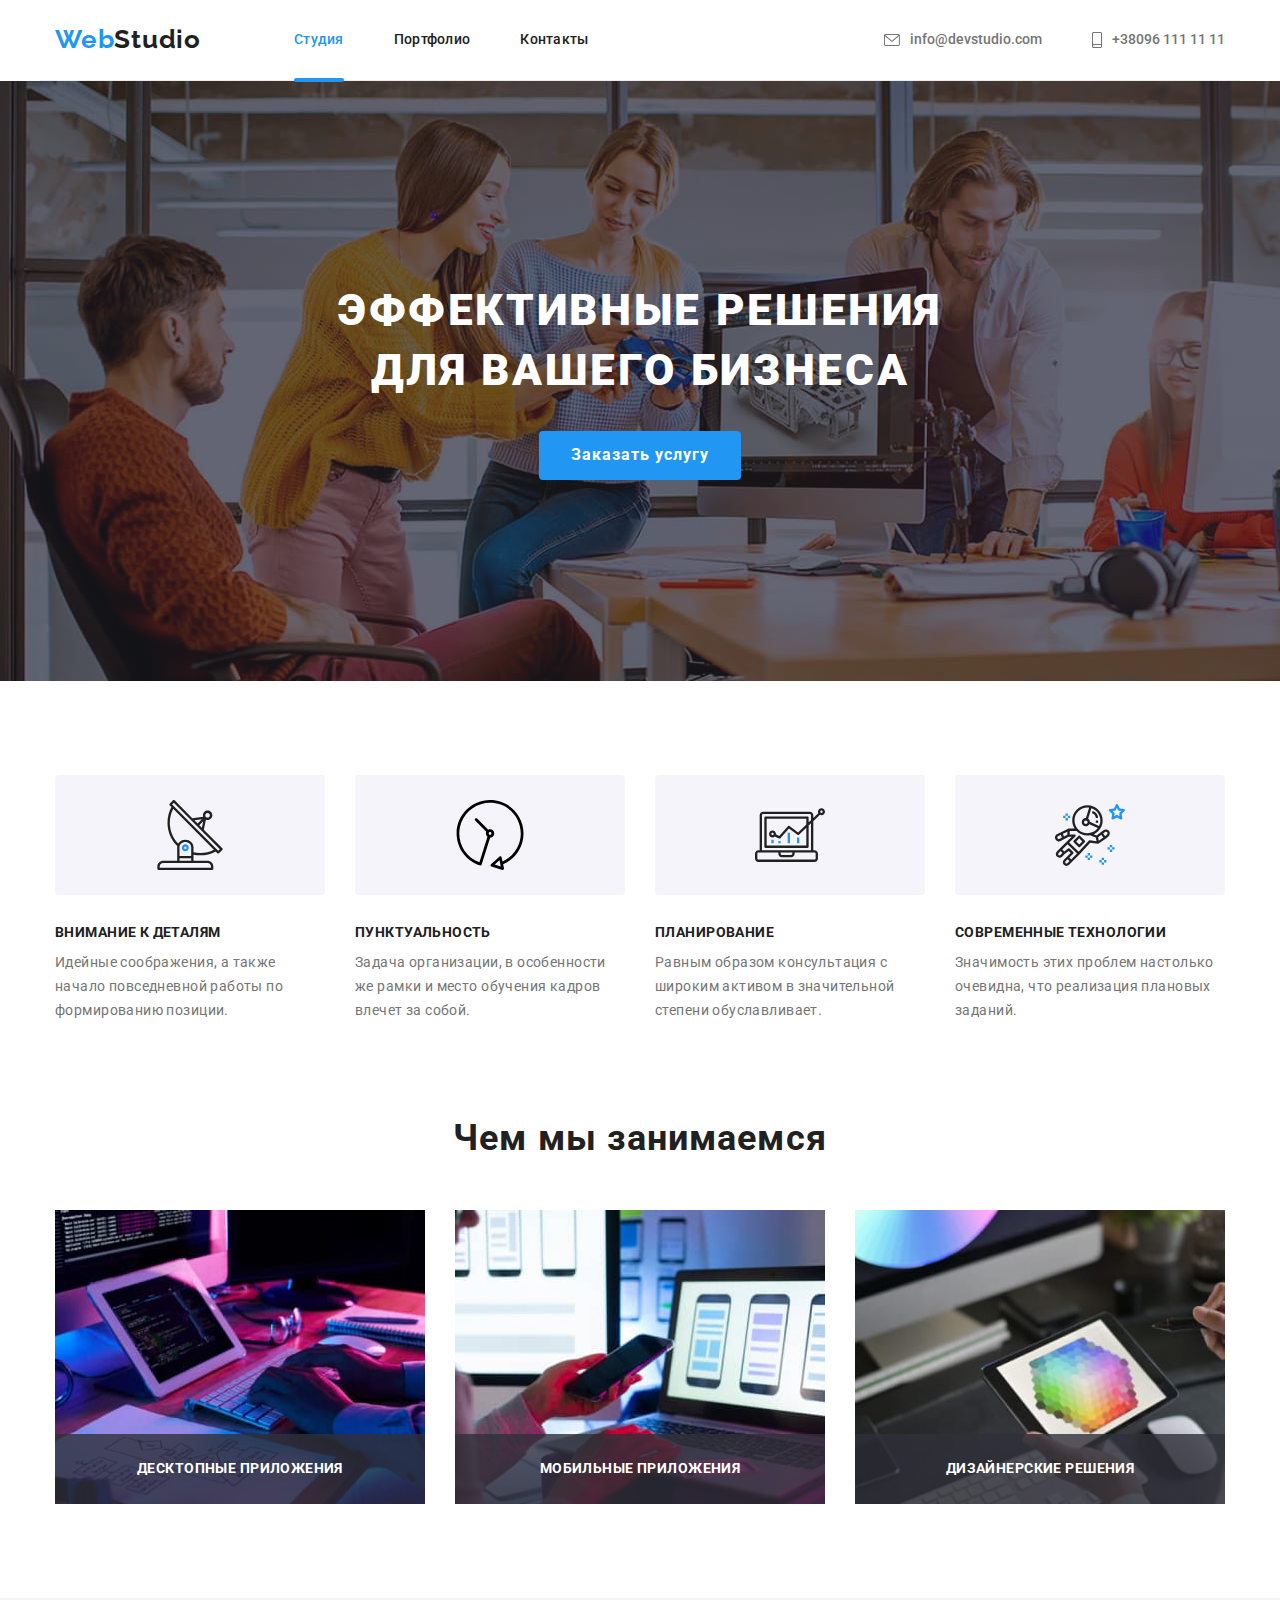
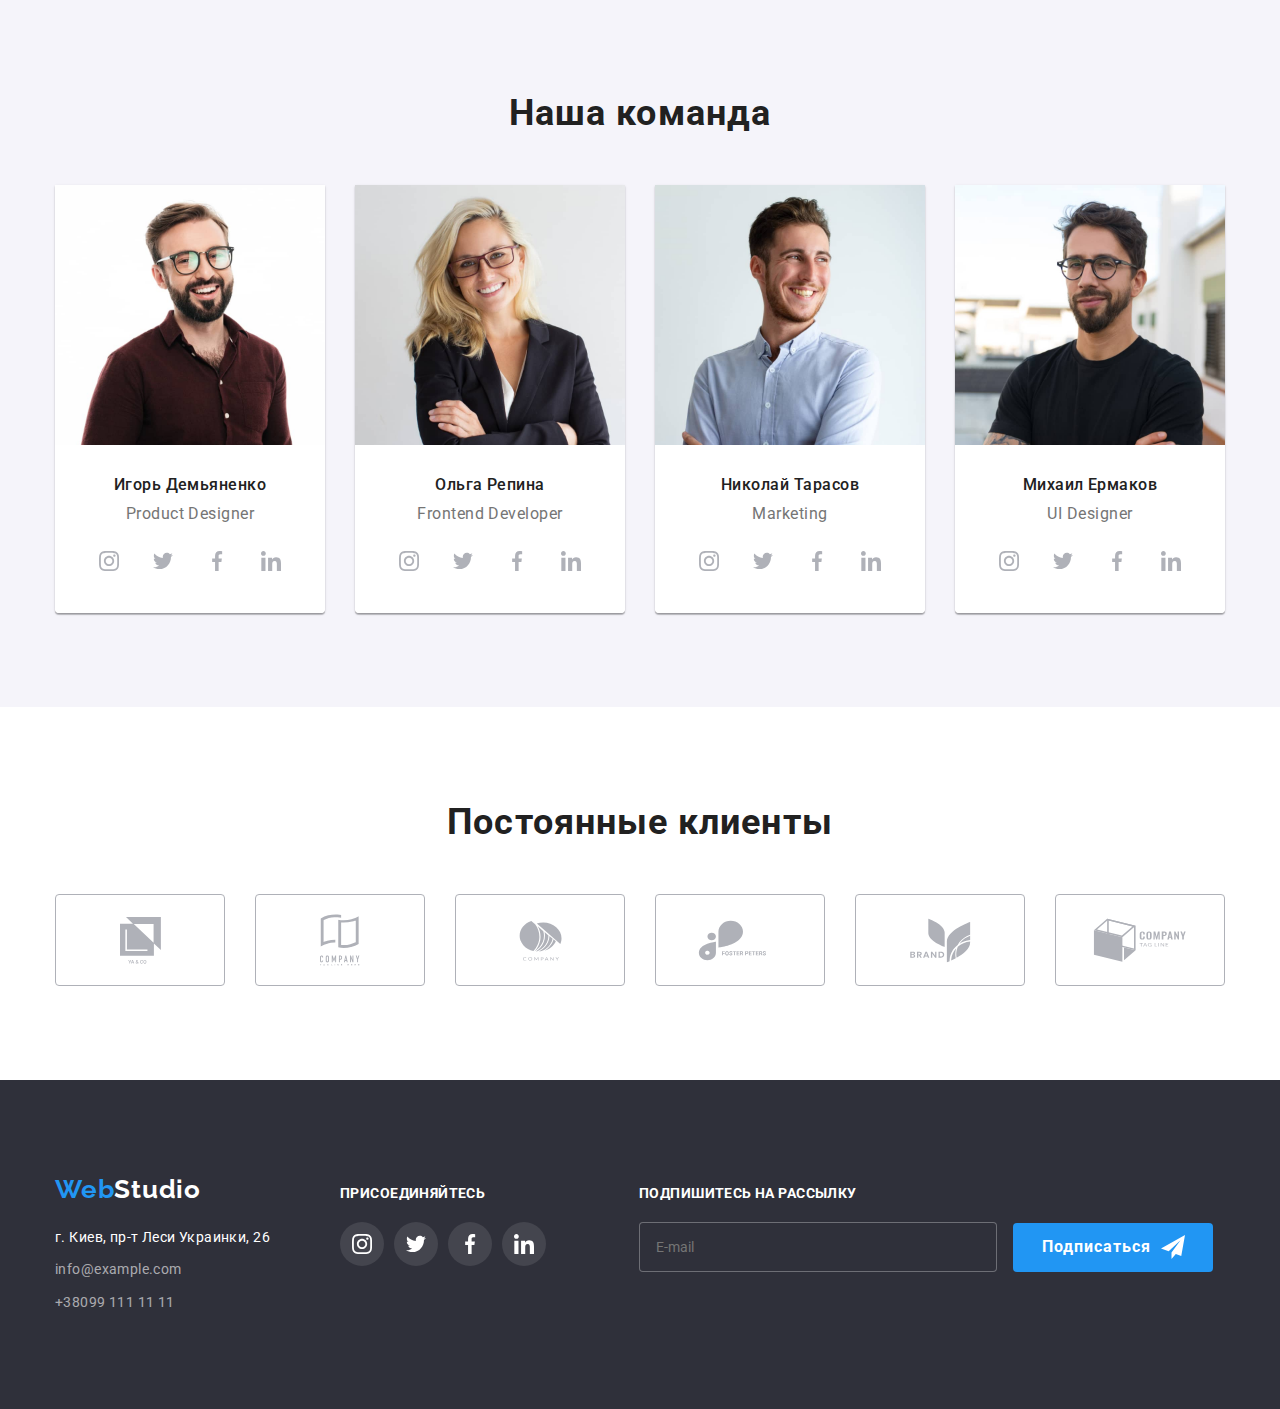
<file: index.html>
<!DOCTYPE html>
<html lang="ru">
  <head>
    <meta charset="UTF-8" />
    <meta http-equiv="X-UA-Compatible" content="IE=edge" />
    <meta name="viewport" content="width= , initial-scale=1.0" />
    <title>Homework HTML</title>

    <link rel="preconnect" href="https://fonts.gstatic.com" />
    <link
      href="https://fonts.googleapis.com/css2?family=Raleway:wght@700&family=Roboto:wght@400;500;700;900&display=swap"
      rel="stylesheet"
    />
    <link
      rel="stylesheet"
      href="https://cdnjs.cloudflare.com/ajax/libs/modern-normalize/1.0.0/modern-normalize.min.css"
    />
    <link rel="stylesheet" href="./css/main.min.css" />
  </head>

  <body>
    <!--Top line-->

    <header>
      <div class="container navigation">
        <a class="header-logo" href="./index.html">
          <span class="header-logo__text">Web</span>Studio
        </a>
        <nav>
          <ul class="site-nav">
            <li class="site-nav__item">
              <a
                class="site-nav__link site-nav__link--highlight"
                href="./index.html"
                >Студия</a
              >
            </li>
            <li class="site-nav__item">
              <a class="site-nav__link" href="./portfolio.html">Портфолио</a>
            </li>
            <li class="site-nav__item">
              <a class="site-nav__link" href="">Контакты</a>
            </li>
          </ul>
        </nav>

        <!--Contacts-->

        <ul class="header-contacts">
          <li class="header-contacts__item">
            <a class="header-contacts__mail" href="mailto:info@devstudio.com">
              <svg class="header-contacts__icon" width="16" height="12">
                <use href="./images/symbol-defs.svg#envelope"></use>
              </svg>
              info@devstudio.com
            </a>
          </li>
          <li class="header-contacts__item">
            <a class="header-contacts__tel" href="tel:+380961111111">
              <svg class="header-contacts__icon" width="10" height="16">
                <use href="./images/symbol-defs.svg#smartphone"></use>
              </svg>
              +38096 111 11 11</a
            >
          </li>
        </ul>
      </div>
    </header>

    <!--Main section-->

    <main>
      <!--Site hero-->

      <section class="hero-section overlay">
        <div class="hero-container">
          <h1 class="hero-container__title">
            Эффективные решения <br />
            для вашего бизнеса
          </h1>
          <button data-modal-open class="order" type="button">
            Заказать услугу
          </button>
        </div>
      </section>

      <!--Features-->

      <section class="features-section">
        <div class="container">
          <h2 class="visually-hidden">Наши особенности</h2>
          <ul class="features">
            <li class="features__item">
              <div class="features__icon">
                <svg class="features__symbol" width="70" height="70">
                  <use href="./images/symbol-defs.svg#antenna"></use>
                </svg>
              </div>

              <h3 class="features__title">Внимание к деталям</h3>
              <p class="features__description">
                Идейные соображения, а также начало повседневной работы по
                формированию позиции.
              </p>
            </li>
            <li class="features__item">
              <div class="features__icon">
                <svg class="features__symbol" width="70" height="70">
                  <use href="./images/symbol-defs.svg#vector"></use>
                </svg>
              </div>

              <h3 class="features__title">Пунктуальность</h3>
              <p class="features__description">
                Задача организации, в особенности же рамки и место обучения
                кадров влечет за собой.
              </p>
            </li>
            <li class="features__item">
              <div class="features__icon">
                <svg class="features__symbol" width="70" height="70">
                  <use href="./images/symbol-defs.svg#diagram"></use>
                </svg>
              </div>

              <h3 class="features__title">Планирование</h3>
              <p class="features__description">
                Равным образом консультация с широким активом в значительной
                степени обуславливает.
              </p>
            </li>
            <li class="features__item">
              <div class="features__icon">
                <svg class="features__symbol" width="70" height="70">
                  <use href="./images/symbol-defs.svg#astronaut"></use>
                </svg>
              </div>

              <h3 class="features__title">Современные технологии</h3>
              <p class="features__description">
                Значимость этих проблем настолько очевидна, что реализация
                плановых заданий.
              </p>
            </li>
          </ul>
        </div>
      </section>

      <!--What we do-->

      <section class="section">
        <div class="container">
          <h2 class="our-works-title">Чем мы занимаемся</h2>
          <ul class="our-works">
            <li class="our-works__pic">
              <div class="our-works__label">
                <img
                  src="./images/box.jpg"
                  alt="Разработака веб-сайтов"
                  width="370"
                  height="294"
                />
                <div class="our-works__text">
                  <p>Десктопные приложения</p>
                </div>
              </div>
            </li>
            <li class="our-works__pic">
              <div class="our-works__label">
                <img
                  src="./images/box2.jpg"
                  alt="Разработака приложений"
                  width="370"
                  height="294"
                />
                <div class="our-works__text">
                  <p>Мобильные приложения</p>
                </div>
              </div>
            </li>
            <li class="our-works__pic">
              <div class="our-works__label">
                <img
                  src="./images/box3.jpg"
                  alt="Дизайн"
                  width="370"
                  height="294"
                />
                <div class="our-works__text">
                  <p>Дизайнерские решения</p>
                </div>
              </div>
            </li>
          </ul>
        </div>
      </section>

      <!--Our team-->

      <section class="section our-team">
        <div class="container">
          <h2 class="our-works-title">Наша команда</h2>
          <ul class="team">
            <li class="team__member">
              <img
                src="./images/designer.jpg"
                alt="Игорь Демьяненко. Дизайн продукта."
                width="270"
              />
              <div class="team__data">
                <h3 class="team__employee">Игорь Демьяненко</h3>
                <p class="team__position">Product Designer</p>
                <ul class="social-media">
                  <li class="social-media__item">
                    <a
                      class="social-media__link"
                      href="https://www.instagram.com/"
                      target="_blank"
                      rel="noreferrer noopener"
                    >
                      <svg class="social-media__icon">
                        <use href="./images/symbol-defs.svg#instagram"></use>
                      </svg>
                    </a>
                  </li>
                  <li class="social-media__item">
                    <a
                      class="social-media__link"
                      href="https://twitter.com/"
                      target="_blank"
                      rel="noreferrer noopener"
                    >
                      <svg class="social-media__icon">
                        <use href="./images/symbol-defs.svg#twitter"></use>
                      </svg>
                    </a>
                  </li>
                  <li class="social-media__item">
                    <a
                      class="social-media__link"
                      href="https://www.facebook.com/"
                      target="_blank"
                      rel="noreferrer noopener"
                    >
                      <svg class="social-media__icon">
                        <use href="./images/symbol-defs.svg#facebook"></use>
                      </svg>
                    </a>
                  </li>
                  <li class="social-media__item">
                    <a
                      class="social-media__link"
                      href="https://www.linkedin.com/"
                      target="_blank"
                      rel="noreferrer noopener"
                    >
                      <svg class="social-media__icon">
                        <use href="./images/symbol-defs.svg#linkedin"></use>
                      </svg>
                    </a>
                  </li>
                </ul>
              </div>
            </li>

            <li class="team__member">
              <img
                src="./images/developer.jpg"
                alt="Ольга Репина. Разработка."
                width="270"
              />
              <div class="team__data">
                <h3 class="team__employee">Ольга Репина</h3>
                <p class="team__position">Frontend Developer</p>
                <ul class="social-media">
                  <li class="social-media__item">
                    <a
                      class="social-media__link"
                      href="https://www.instagram.com/"
                      target="_blank"
                      rel="noreferrer noopener"
                    >
                      <svg class="social-media__icon">
                        <use href="./images/symbol-defs.svg#instagram"></use>
                      </svg>
                    </a>
                  </li>
                  <li class="social-media__item">
                    <a
                      class="social-media__link"
                      href="https://twitter.com/"
                      target="_blank"
                      rel="noreferrer noopener"
                    >
                      <svg class="social-media__icon">
                        <use href="./images/symbol-defs.svg#twitter"></use>
                      </svg>
                    </a>
                  </li>
                  <li class="social-media__item">
                    <a
                      class="social-media__link"
                      href="https://www.facebook.com/"
                      target="_blank"
                      rel="noreferrer noopener"
                    >
                      <svg class="social-media__icon">
                        <use href="./images/symbol-defs.svg#facebook"></use>
                      </svg>
                    </a>
                  </li>
                  <li class="social-media__item">
                    <a
                      class="social-media__link"
                      href="https://www.linkedin.com/"
                      target="_blank"
                      rel="noreferrer noopener"
                    >
                      <svg class="social-media__icon">
                        <use href="./images/symbol-defs.svg#linkedin"></use>
                      </svg>
                    </a>
                  </li>
                </ul>
              </div>
            </li>
            <li class="team__member">
              <img
                src="./images/marketing.jpg"
                alt="Николай Тарасов. Маркетинг."
                width="270"
              />
              <div class="team__data">
                <h3 class="team__employee">Николай Тарасов</h3>
                <p class="team__position">Marketing</p>
                <ul class="social-media">
                  <li class="social-media__item">
                    <a
                      class="social-media__link"
                      href="https://www.instagram.com/"
                      target="_blank"
                      rel="noreferrer noopener"
                    >
                      <svg class="social-media__icon">
                        <use href="./images/symbol-defs.svg#instagram"></use>
                      </svg>
                    </a>
                  </li>
                  <li class="social-media__item">
                    <a
                      class="social-media__link"
                      href="https://twitter.com/"
                      target="_blank"
                      rel="noreferrer noopener"
                    >
                      <svg class="social-media__icon">
                        <use href="./images/symbol-defs.svg#twitter"></use>
                      </svg>
                    </a>
                  </li>
                  <li class="social-media__item">
                    <a
                      class="social-media__link"
                      href="https://www.facebook.com/"
                      target="_blank"
                      rel="noreferrer noopener"
                    >
                      <svg class="social-media__icon">
                        <use href="./images/symbol-defs.svg#facebook"></use>
                      </svg>
                    </a>
                  </li>
                  <li class="social-media__item">
                    <a
                      class="social-media__link"
                      href="https://www.linkedin.com/"
                      target="_blank"
                      rel="noreferrer noopener"
                    >
                      <svg class="social-media__icon">
                        <use href="./images/symbol-defs.svg#linkedin"></use>
                      </svg>
                    </a>
                  </li>
                </ul>
              </div>
            </li>
            <li class="team__member">
              <img
                src="./images/uldesigner.jpg"
                alt="Михаил Ермаков. Графический дизайн."
                width="270"
              />
              <div class="team__data">
                <h3 class="team__employee">Михаил Ермаков</h3>
                <p class="team__position">UI Designer</p>
                <ul class="social-media">
                  <li class="social-media__item">
                    <a
                      class="social-media__link"
                      href="https://www.instagram.com/"
                      target="_blank"
                      rel="noreferrer noopener"
                    >
                      <svg class="social-media__icon">
                        <use href="./images/symbol-defs.svg#instagram"></use>
                      </svg>
                    </a>
                  </li>
                  <li class="social-media__item">
                    <a
                      class="social-media__link"
                      href="https://twitter.com/"
                      target="_blank"
                      rel="noreferrer noopener"
                    >
                      <svg class="social-media__icon">
                        <use href="./images/symbol-defs.svg#twitter"></use>
                      </svg>
                    </a>
                  </li>
                  <li class="social-media__item">
                    <a
                      class="social-media__link"
                      href="https://www.facebook.com/"
                      target="_blank"
                      rel="noreferrer noopener"
                    >
                      <svg class="social-media__icon">
                        <use href="./images/symbol-defs.svg#facebook"></use>
                      </svg>
                    </a>
                  </li>
                  <li class="social-media__item">
                    <a
                      class="social-media__link"
                      href="https://www.linkedin.com/"
                      target="_blank"
                      rel="noreferrer noopener"
                    >
                      <svg class="social-media__icon">
                        <use href="./images/symbol-defs.svg#linkedin"></use>
                      </svg>
                    </a>
                  </li>
                </ul>
              </div>
            </li>
          </ul>
        </div>
      </section>

      <!-- Our clients -->

      <section class="section">
        <div class="container">
          <h2 class="our-works-title">Постоянные клиенты</h2>
          <ul class="clients">
            <li class="clients__item">
              <a class="clients__link" href="">
                <svg class="clients__icon" width="41" height="47">
                  <use href="./images/symbol-defs.svg#group"></use>
                </svg>
              </a>
            </li>
            <li class="clients__item">
              <a class="clients__link" href="">
                <svg class="clients__icon" width="40" height="52">
                  <use href="./images/symbol-defs.svg#union"></use></svg
              ></a>
            </li>
            <li class="clients__item">
              <a class="clients__link" href="">
                <svg class="clients__icon" width="43" height="41">
                  <use href="./images/symbol-defs.svg#company"></use>
                </svg>
              </a>
            </li>
            <li class="clients__item">
              <a class="clients__link" href="">
                <svg class="clients__icon" width="85" height="41">
                  <use href="./images/symbol-defs.svg#fosterpetters"></use>
                </svg>
              </a>
            </li>
            <li class="clients__item">
              <a class="clients__link" href="">
                <svg class="clients__icon" width="63" height="45">
                  <use href="./images/symbol-defs.svg#brand"></use>
                </svg>
              </a>
            </li>
            <li class="clients__item">
              <a class="clients__link" href="">
                <svg class="clients__icon" width="94" height="44">
                  <use href="./images/symbol-defs.svg#tagline"></use>
                </svg>
              </a>
            </li>
          </ul>
        </div>
      </section>
    </main>

    <!--Site footer-->

    <footer>
      <div class="container">
        <div class="footer-address">
          <a class="footer-logo" href="./index.html">
            <span class="footer-logo__text">Web</span
            ><span class="footer-logo__text footer-logo__text--white"
              >Studio</span
            >
          </a>

          <address class="footer-contacts">
            <ul class="footer-contacts__list">
              <li class="footer-contacts__item">
                <a
                  class="footer-contacts__address"
                  href="https://bit.ly/3nyjrAB"
                  target="_blank"
                  rel="noreferrer noopener"
                  >г. Киев, пр-т Леси Украинки, 26</a
                >
              </li>
              <li class="footer-contacts__item">
                <a class="footer-contacts__mail" href="mailto:info@example.com"
                  >info@example.com</a
                >
              </li>
              <li class="footer-contacts__item">
                <a class="footer-contacts__tel" href="tel:+380991111111"
                  >+38099 111 11 11</a
                >
              </li>
            </ul>
          </address>
        </div>

        <div class="join-container">
          <b class="join-container__title">Присоединяйтесь</b>
          <ul class="join-container__list">
            <li class="join-container__social">
              <a
                class="join-container__link"
                href="https://www.instagram.com/"
                target="_blank"
                rel="noreferrer noopener"
              >
                <svg class="join-container__icon">
                  <use href="./images/symbol-defs.svg#instagram"></use>
                </svg>
              </a>
            </li>
            <li class="join-container__social">
              <a
                class="join-container__link"
                href="https://twitter.com/"
                target="_blank"
                rel="noreferrer noopener"
              >
                <svg class="join-container__icon">
                  <use href="./images/symbol-defs.svg#twitter"></use>
                </svg>
              </a>
            </li>
            <li class="join-container__social">
              <a
                class="join-container__link"
                href="https://www.facebook.com/"
                target="_blank"
                rel="noreferrer noopener"
              >
                <svg class="join-container__icon">
                  <use href="./images/symbol-defs.svg#facebook"></use>
                </svg>
              </a>
            </li>
            <li class="join-container__social">
              <a
                class="join-container__link"
                href="https://www.linkedin.com/"
                target="_blank"
                rel="noreferrer noopener"
              >
                <svg class="join-container__icon">
                  <use href="./images/symbol-defs.svg#linkedin"></use>
                </svg>
              </a>
            </li>
          </ul>
        </div>
        <div class="subscription">
          <b class="subscription__title">Подпишитесь на рассылку</b>
          <div>
            <label
              ><input
                type="text"
                placeholder="E-mail"
                class="subscription__input"
            /></label>
            <button class="subscription-btn" type="submit">
              Подписаться
              <svg class="subscription-btn__icon" width="24" height="24">
                <use href="./images/symbol-defs.svg#iconsend"></use>
              </svg>
            </button>
          </div>
        </div>
      </div>
    </footer>
    <div data-modal class="backdrop is-hidden">
      <div class="modal">
        <button class="modal-btn" data-modal-close type="button">
          <svg class="modal-btn__close" width="18" height="18">
            <use href="./images/symbol-defs.svg#close"></use>
          </svg>
        </button>
        <h2 class="modal__title">Оставьте свои данные, мы вам перезвоним</h2>
        <form class="modal__form">
          <div class="modal__form-field">
            <label class="modal__label" for="username">Имя</label>
            <input
              type="text"
              name="name"
              id="username"
              class="modal__input"
              autocomplete="on"
              required
            />
            <svg class="modal__icon" width="18" height="18">
              <use href="./images/symbol-defs.svg#person"></use>
            </svg>
          </div>
          <div class="modal__form-field">
            <label class="modal__label" for="userphone">Телефон</label>
            <input
              type="tel"
              name="tel"
              id="userphone"
              class="modal__input"
              autocomplete="on"
              required
            />
            <svg class="modal__icon" width="18" height="18">
              <use href="./images/symbol-defs.svg#phone"></use>
            </svg>
          </div>
          <div class="modal__form-field">
            <label class="modal__label" for="usermail">Почта</label>
            <input
              type="email"
              name="email"
              id="usermail"
              class="modal__input"
              autocomplete="on"
              required
            />
            <svg class="modal__icon" width="18" height="18">
              <use href="./images/symbol-defs.svg#email"></use>
            </svg>
          </div>
          <div class="modal__form-field">
            <label class="modal__label" for="comment">Комментарий</label>
            <textarea
              name="comment"
              id="comment"
              cols="30"
              placeholder="Введите текст"
              class="modal__comment"
            ></textarea>
          </div>
          <div class="policy">
            <label class="policy__label">
              <input
                class="policy__checkbox-hidden"
                type="checkbox"
                name="policy"
              />
              <span class="policy__check-box"></span>
              Соглашаюсь с рассылкой и принимаю&#160;
              <a class="policy__terms" href="">Условия договора </a>
            </label>
          </div>
          <div class="btn-flex">
            <button class="btn-flex__submit" type="submit">Отправить</button>
          </div>
        </form>
      </div>
    </div>
    <script src="./js/modal.js"></script>
  </body>
</html>
</file>
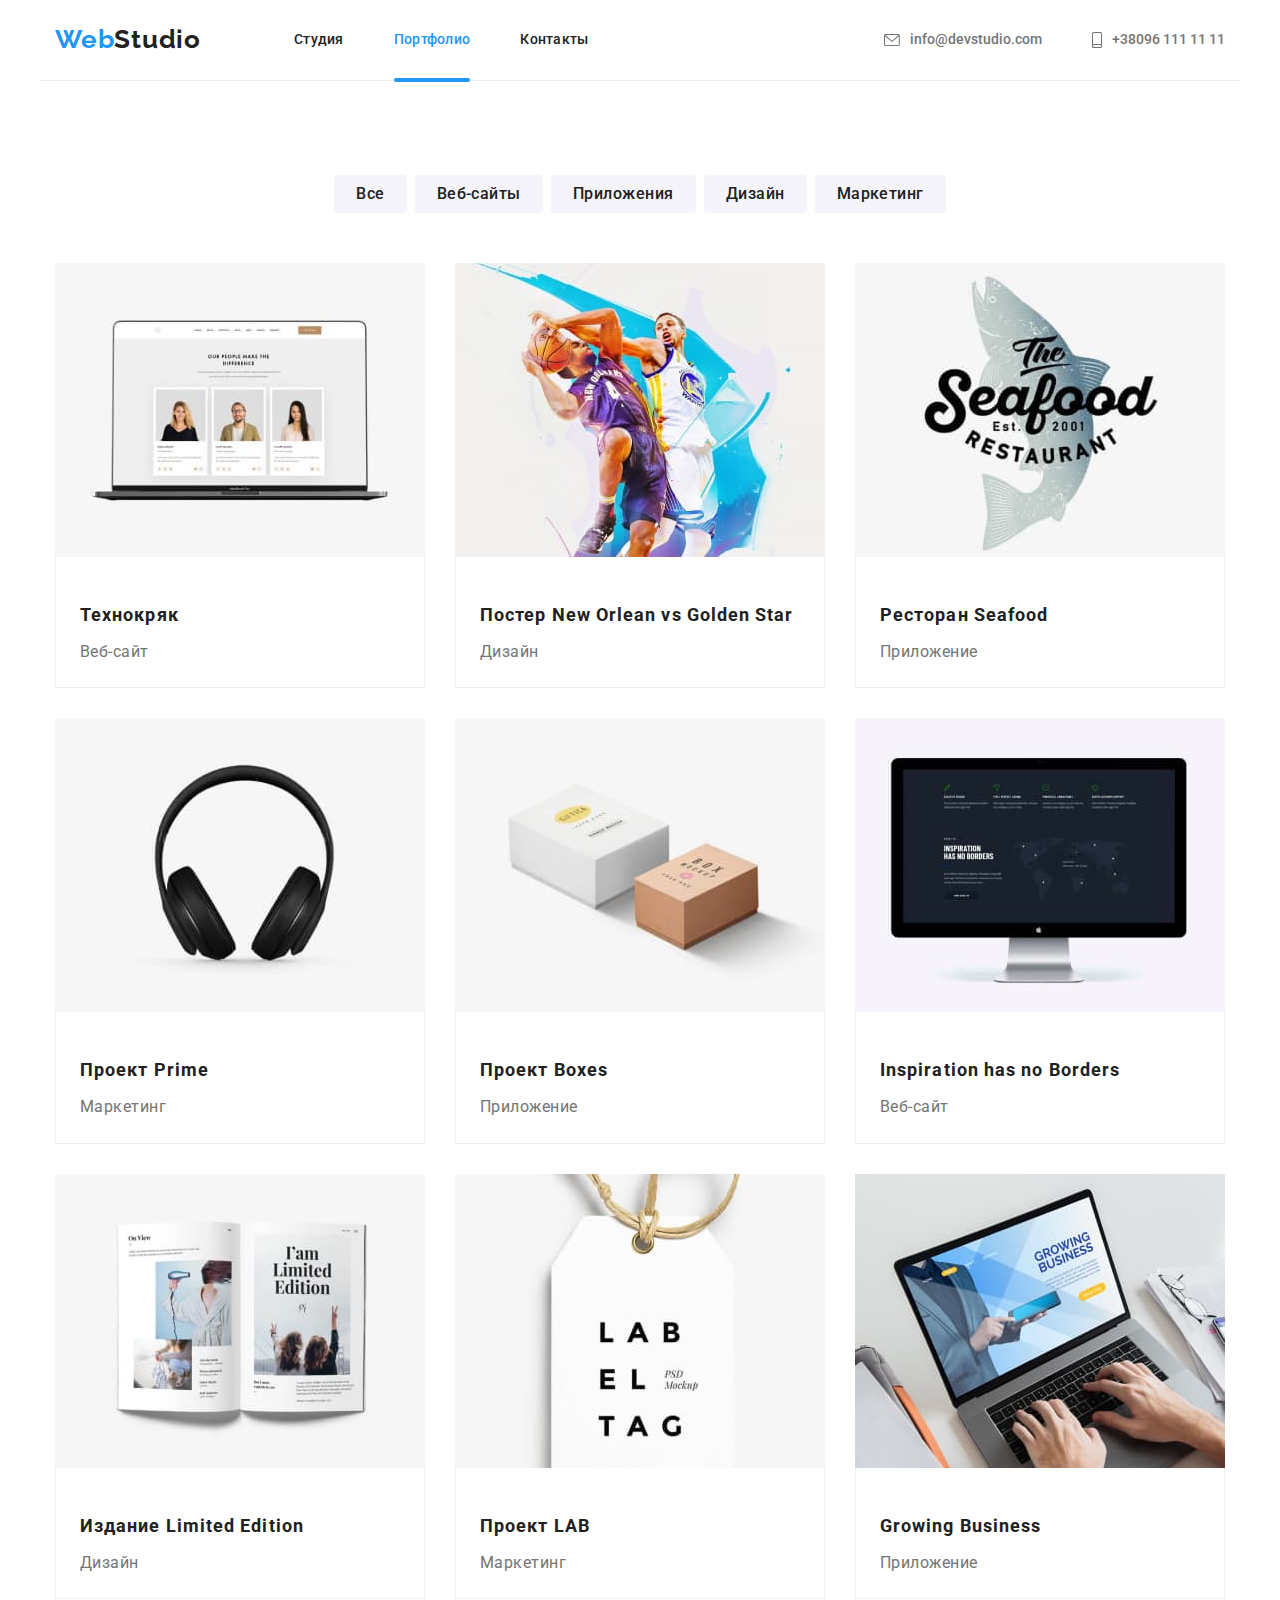
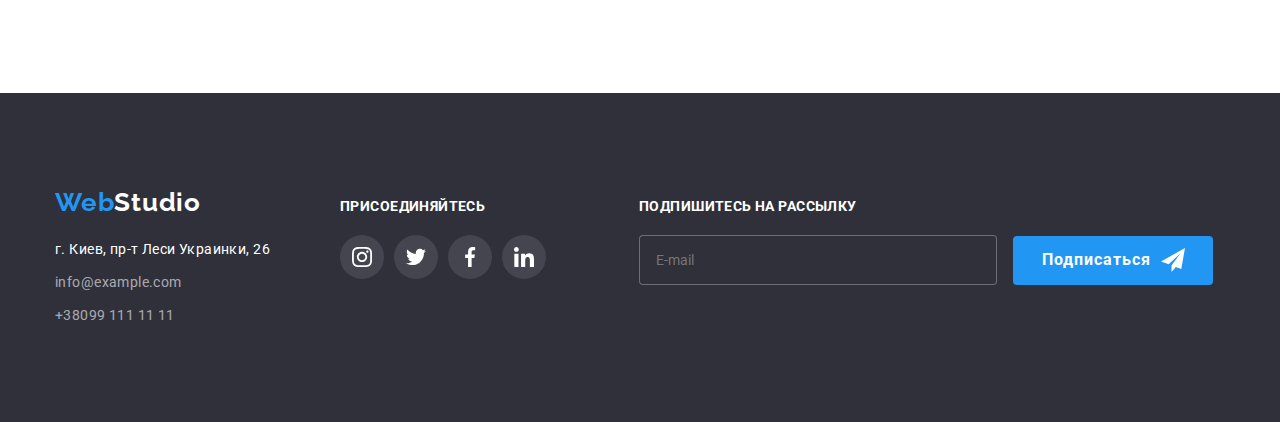
<file: portfolio.html>
<!DOCTYPE html>
<html lang="ru">
  <head>
    <meta charset="UTF-8" />
    <meta http-equiv="X-UA-Compatible" content="IE=edge" />
    <meta name="viewport" content="width=device-width, initial-scale=1.0" />
    <title>Homework CSS</title>
    <link rel="preconnect" href="https://fonts.gstatic.com" />
    <link
      href="https://fonts.googleapis.com/css2?family=Raleway:wght@700&family=Roboto:wght@400;500;700&display=swap"
      rel="stylesheet"
    />
    <link
      rel="stylesheet"
      href="https://cdnjs.cloudflare.com/ajax/libs/modern-normalize/1.0.0/modern-normalize.min.css"
    />
    <link rel="stylesheet" href="./css/portfolio.min.css" />
  </head>

  <body>
    <!--Top line-->

    <header>
      <div class="container navigation">
        <a class="header-logo" href="./index.html">
          <span class="header-logo__text">Web</span>Studio
        </a>
        <nav>
          <ul class="site-nav">
            <li class="site-nav__item">
              <a class="site-nav__link" href="./index.html">Студия</a>
            </li>
            <li class="site-nav__item">
              <a
                class="site-nav__link site-nav__link--highlight"
                href="./portfolio.html"
                >Портфолио</a
              >
            </li>
            <li class="site-nav__item">
              <a class="site-nav__link" href="">Контакты</a>
            </li>
          </ul>
        </nav>

        <!--Contacts-->

        <ul class="header-contacts">
          <li class="header-contacts__item">
            <a class="header-contacts__mail" href="mailto:info@devstudio.com">
              <svg class="header-contacts__icon" width="16" height="12">
                <use href="./images/symbol-defs.svg#envelope"></use>
              </svg>
              info@devstudio.com
            </a>
          </li>
          <li class="header-contacts__item">
            <a class="header-contacts__tel" href="tel:+380961111111">
              <svg class="header-contacts__icon" width="10" height="16">
                <use href="./images/symbol-defs.svg#smartphone"></use>
              </svg>
              +38096 111 11 11</a
            >
          </li>
        </ul>
      </div>
    </header>

    <!--Main section-->

    <main>
      <h1 class="visually-hidden">Портфолио</h1>
      <section class="portfolio-section">
        <div class="container">
          <h2 class="visually-hidden">Фильтры</h2>
          <ul class="filters">
            <li class="filters__item">
              <button class="filters__btn" type="button">Все</button>
            </li>
            <li class="filters__item">
              <button class="filters__btn" type="button">Веб-сайты</button>
            </li>
            <li class="filters__item">
              <button class="filters__btn" type="button">Приложения</button>
            </li>
            <li class="filters__item">
              <button class="filters__btn" type="button">Дизайн</button>
            </li>
            <li class="filters__item">
              <button class="filters__btn" type="button">Маркетинг</button>
            </li>
          </ul>
          <h2 class="visually-hidden">Наши работы</h2>
          <ul class="grid">
            <li class="product-card">
              <a class="product-card__link" href="">
                <div class="blue-overlay">
                  <img
                    src="./portfolio.images/project1.jpg"
                    alt="Веб-сайт"
                    width="370"
                    height="294"
                  />
                  <p class="blue-overlay__text">
                    Технокряк это современная площадка распространения
                    коронавируса. Компании используют эту платформу для
                    цифрового шпионажа и атак на защищённые сервера конкурентов.
                  </p>
                </div>

                <div class="product-card__border">
                  <h3 class="product-card__title">Технокряк</h3>
                  <p class="product-card__description">Веб-сайт</p>
                </div>
              </a>
            </li>
            <li class="product-card">
              <a class="product-card__link" href="">
                <div class="blue-overlay">
                  <img
                    src="./portfolio.images/project2.jpg"
                    alt="Баскетбольный постер"
                    width="370"
                    height="294"
                  />
                  <p class="blue-overlay__text">
                    Технокряк это современная площадка распространения
                    коронавируса. Компании используют эту платформу для
                    цифрового шпионажа и атак на защищённые сервера конкурентов.
                  </p>
                </div>

                <div class="product-card__border">
                  <h3 class="product-card__title">
                    Постер New Orlean vs Golden Star
                  </h3>
                  <p class="product-card__description">Дизайн</p>
                </div>
              </a>
            </li>
            <li class="product-card">
              <a class="product-card__link" href="">
                <div class="blue-overlay">
                  <img
                    src="./portfolio.images/project3.jpg"
                    alt="Логотип ресторана"
                    width="370"
                    height="294"
                  />
                  <p class="blue-overlay__text">
                    Технокряк это современная площадка распространения
                    коронавируса. Компании используют эту платформу для
                    цифрового шпионажа и атак на защищённые сервера конкурентов.
                  </p>
                </div>

                <div class="product-card__border">
                  <h3 class="product-card__title">Ресторан Seafood</h3>
                  <p class="product-card__description">Приложение</p>
                </div>
              </a>
            </li>
            <li class="product-card">
              <a class="product-card__link" href="">
                <div class="blue-overlay">
                  <img
                    src="./portfolio.images/project4.jpg"
                    alt="Наушники"
                    width="370"
                    height="294"
                  />
                  <p class="blue-overlay__text">
                    Технокряк это современная площадка распространения
                    коронавируса. Компании используют эту платформу для
                    цифрового шпионажа и атак на защищённые сервера конкурентов.
                  </p>
                </div>

                <div class="product-card__border">
                  <h3 class="product-card__title">Проект Prime</h3>
                  <p class="product-card__description">Маркетинг</p>
                </div>
              </a>
            </li>
            <li class="product-card">
              <a class="product-card__link" href="">
                <div class="blue-overlay">
                  <img
                    src="./portfolio.images/project5.jpg"
                    alt="Коробки"
                    width="370"
                    height="294"
                  />
                  <p class="blue-overlay__text">
                    Технокряк это современная площадка распространения
                    коронавируса. Компании используют эту платформу для
                    цифрового шпионажа и атак на защищённые сервера конкурентов.
                  </p>
                </div>

                <div class="product-card__border">
                  <h3 class="product-card__title">Проект Boxes</h3>
                  <p class="product-card__description">Приложение</p>
                </div>
              </a>
            </li>
            <li class="product-card">
              <a class="product-card__link" href="">
                <div class="blue-overlay">
                  <img
                    src="./portfolio.images/project6.jpg"
                    alt="Монитор"
                    width="370"
                    height="294"
                  />
                  <p class="blue-overlay__text">
                    Технокряк это современная площадка распространения
                    коронавируса. Компании используют эту платформу для
                    цифрового шпионажа и атак на защищённые сервера конкурентов.
                  </p>
                </div>

                <div class="product-card__border">
                  <h3 class="product-card__title">
                    Inspiration has no Borders
                  </h3>
                  <p class="product-card__description">Веб-сайт</p>
                </div>
              </a>
            </li>
            <li class="product-card">
              <a class="product-card__link" href="">
                <div class="blue-overlay">
                  <img
                    src="./portfolio.images/project7.jpg"
                    alt="Журнал"
                    width="370"
                    height="294"
                  />
                  <p class="blue-overlay__text">
                    Технокряк это современная площадка распространения
                    коронавируса. Компании используют эту платформу для
                    цифрового шпионажа и атак на защищённые сервера конкурентов.
                  </p>
                </div>

                <div class="product-card__border">
                  <h3 class="product-card__title">Издание Limited Edition</h3>
                  <p class="product-card__description">Дизайн</p>
                </div>
              </a>
            </li>
            <li class="product-card">
              <a class="product-card__link" href="">
                <div class="blue-overlay">
                  <img
                    src="./portfolio.images/project8.jpg"
                    alt="Бирка"
                    width="370"
                    height="294"
                  />
                  <p class="blue-overlay__text">
                    Технокряк это современная площадка распространения
                    коронавируса. Компании используют эту платформу для
                    цифрового шпионажа и атак на защищённые сервера конкурентов.
                  </p>
                </div>

                <div class="product-card__border">
                  <h3 class="product-card__title">Проект LAB</h3>
                  <p class="product-card__description">Маркетинг</p>
                </div>
              </a>
            </li>
            <li class="product-card">
              <a class="product-card__link" href="">
                <div class="blue-overlay">
                  <img
                    src="./portfolio.images/project9.jpg"
                    alt="Ноутбук"
                    width="370"
                    height="294"
                  />
                  <p class="blue-overlay__text">
                    Технокряк это современная площадка распространения
                    коронавируса. Компании используют эту платформу для
                    цифрового шпионажа и атак на защищённые сервера конкурентов.
                  </p>
                </div>

                <div class="product-card__border">
                  <h3 class="product-card__title">Growing Business</h3>
                  <p class="product-card__description">Приложение</p>
                </div>
              </a>
            </li>
          </ul>
        </div>
      </section>
    </main>

    <!--Site footer-->

    <footer>
      <div class="container">
        <div class="footer-address">
          <a class="footer-logo" href="./index.html">
            <span class="footer-logo__text">Web</span
            ><span class="footer-logo__text footer-logo__text--white"
              >Studio</span
            >
          </a>

          <address class="footer-contacts">
            <ul class="footer-contacts__list">
              <li class="footer-contacts__item">
                <a
                  class="footer-contacts__address"
                  href="https://bit.ly/3nyjrAB"
                  target="_blank"
                  rel="noreferrer noopener"
                  >г. Киев, пр-т Леси Украинки, 26</a
                >
              </li>
              <li class="footer-contacts__item">
                <a class="footer-contacts__mail" href="mailto:info@example.com"
                  >info@example.com</a
                >
              </li>
              <li class="footer-contacts__item">
                <a class="footer-contacts__tel" href="tel:+380991111111"
                  >+38099 111 11 11</a
                >
              </li>
            </ul>
          </address>
        </div>

        <div class="join-container">
          <b class="join-container__title">Присоединяйтесь</b>
          <ul class="join-container__list">
            <li class="join-container__social">
              <a
                class="join-container__link"
                href="https://www.instagram.com/"
                target="_blank"
                rel="noreferrer noopener"
              >
                <svg class="join-container__icon">
                  <use href="./images/symbol-defs.svg#instagram"></use>
                </svg>
              </a>
            </li>
            <li class="join-container__social">
              <a
                class="join-container__link"
                href="https://twitter.com/"
                target="_blank"
                rel="noreferrer noopener"
              >
                <svg class="join-container__icon">
                  <use href="./images/symbol-defs.svg#twitter"></use>
                </svg>
              </a>
            </li>
            <li class="join-container__social">
              <a
                class="join-container__link"
                href="https://www.facebook.com/"
                target="_blank"
                rel="noreferrer noopener"
              >
                <svg class="join-container__icon">
                  <use href="./images/symbol-defs.svg#facebook"></use>
                </svg>
              </a>
            </li>
            <li class="join-container__social">
              <a
                class="join-container__link"
                href="https://www.linkedin.com/"
                target="_blank"
                rel="noreferrer noopener"
              >
                <svg class="join-container__icon">
                  <use href="./images/symbol-defs.svg#linkedin"></use>
                </svg>
              </a>
            </li>
          </ul>
        </div>
        <div class="subscription">
          <b class="subscription__title">Подпишитесь на рассылку</b>
          <div>
            <label
              ><input
                type="text"
                placeholder="E-mail"
                class="subscription__input"
            /></label>
            <button class="subscription-btn" type="submit">
              Подписаться
              <svg class="subscription-btn__icon" width="24" height="24">
                <use href="./images/symbol-defs.svg#iconsend"></use>
              </svg>
            </button>
          </div>
        </div>
      </div>
    </footer>
  </body>
</html>
</file>
<file: css/main.min.css>
body{background-color:#fff;color:#212121;font-family:Roboto, sans-serif;margin:0}.container,.hero-container{width:1200px;padding-left:15px;padding-right:15px;margin:auto}.section,.portfolio-section,footer{padding-top:94px;padding-bottom:94px}.visually-hidden{position:absolute;width:1px;height:1px;margin:-1px;border:0;padding:0;white-space:nowrap;-webkit-clip-path:inset(100%);clip-path:inset(100%);clip:rect(0 0 0 0);overflow:hidden}.order,.subscription-btn{display:-webkit-inline-box;display:-ms-inline-flexbox;display:inline-flex;-webkit-box-align:center;-ms-flex-align:center;align-items:center;text-align:center;background-color:#2196f3;color:#fff;font-weight:bold;font-size:16px;line-height:1.8;letter-spacing:0.06em;border-radius:4px;border:none;cursor:pointer;-webkit-transition:color 250ms cubic-bezier(0.4, 0, 0.2, 1),background-color 250ms cubic-bezier(0.4, 0, 0.2, 1),-webkit-box-shadow 250ms cubic-bezier(0.4, 0, 0.2, 1);transition:color 250ms cubic-bezier(0.4, 0, 0.2, 1),background-color 250ms cubic-bezier(0.4, 0, 0.2, 1),-webkit-box-shadow 250ms cubic-bezier(0.4, 0, 0.2, 1);transition:color 250ms cubic-bezier(0.4, 0, 0.2, 1),background-color 250ms cubic-bezier(0.4, 0, 0.2, 1),box-shadow 250ms cubic-bezier(0.4, 0, 0.2, 1);transition:color 250ms cubic-bezier(0.4, 0, 0.2, 1),background-color 250ms cubic-bezier(0.4, 0, 0.2, 1),box-shadow 250ms cubic-bezier(0.4, 0, 0.2, 1),-webkit-box-shadow 250ms cubic-bezier(0.4, 0, 0.2, 1)}.header-contacts__mail,.header-contacts__tel,.navigation,.our-works,.our-works__text,.team,.clients,.clients__item,.clients__link,.join-container__link,.features__icon,.social-media,.social-media__link,.policy,.policy__label{display:-webkit-box;display:-ms-flexbox;display:flex;-webkit-box-align:center;-ms-flex-align:center;align-items:center;-webkit-box-pack:center;-ms-flex-pack:center;justify-content:center}ul{margin:0;padding-left:0}li{list-style:none}h1,h2,h3,p{margin:0}img{display:block}.order{padding:10px 32px;margin-top:30px;min-width:200px}.order:hover,.order:focus{color:#fff;background-color:#188ce8;-webkit-box-shadow:0px 4px 4px rgba(0,0,0,0.15);box-shadow:0px 4px 4px rgba(0,0,0,0.15)}.subscription-btn{position:relative;margin-left:12px;padding:10px 29px;min-width:200px}.subscription-btn:hover,.subscription-btn:focus{background-color:#188ce8}.modal-btn{position:absolute;top:8px;right:8px;display:-webkit-box;display:-ms-flexbox;display:flex;-webkit-box-align:center;-ms-flex-align:center;align-items:center;-webkit-box-pack:center;-ms-flex-pack:center;justify-content:center;width:30px;height:30px;background:#ffffff;border:1px solid rgba(0,0,0,0.1);border-radius:50%;cursor:pointer}.modal-btn:focus,.modal-btn:hover{color:#2196f3}.modal-btn__close{fill:currentColor}.btn-flex{display:-webkit-box;display:-ms-flexbox;display:flex;-webkit-box-align:center;-ms-flex-align:center;align-items:center;-webkit-box-pack:center;-ms-flex-pack:center;justify-content:center;margin-top:30px}.btn-flex__submit{text-align:center;padding:10px 32px;min-width:200px;background-color:#2196f3;color:#fff;font-weight:bold;font-size:16px;line-height:1.8;letter-spacing:0.06em;border-radius:4px;border:none;cursor:pointer;-webkit-transition:background-color 250ms cubic-bezier(0.4, 0, 0.2, 1),-webkit-box-shadow 250ms cubic-bezier(0.4, 0, 0.2, 1);transition:background-color 250ms cubic-bezier(0.4, 0, 0.2, 1),-webkit-box-shadow 250ms cubic-bezier(0.4, 0, 0.2, 1);transition:background-color 250ms cubic-bezier(0.4, 0, 0.2, 1),box-shadow 250ms cubic-bezier(0.4, 0, 0.2, 1);transition:background-color 250ms cubic-bezier(0.4, 0, 0.2, 1),box-shadow 250ms cubic-bezier(0.4, 0, 0.2, 1),-webkit-box-shadow 250ms cubic-bezier(0.4, 0, 0.2, 1)}.btn-flex__submit:hover,.btn-flex__submit:focus{background-color:#188ce8;-webkit-box-shadow:0px 4px 4px rgba(0,0,0,0.15);box-shadow:0px 4px 4px rgba(0,0,0,0.15)}.filters{display:-webkit-box;display:-ms-flexbox;display:flex;margin-bottom:50px;-webkit-box-align:center;-ms-flex-align:center;align-items:center;-webkit-box-pack:center;-ms-flex-pack:center;justify-content:center}.filters__item:not(:last-child){margin-right:8px}.filters__btn:hover,.filters__btn:focus{color:#fff;background-color:#2196f3;-webkit-box-shadow:0px 3px 1px rgba(0,0,0,0.1),0px 1px 2px rgba(0,0,0,0.08),0px 2px 2px rgba(0,0,0,0.12);box-shadow:0px 3px 1px rgba(0,0,0,0.1),0px 1px 2px rgba(0,0,0,0.08),0px 2px 2px rgba(0,0,0,0.12)}.filters__btn{padding:6px 22px;color:#212121;background-color:#f5f4fa;font-weight:500;font-size:16px;line-height:1.6;text-align:center;letter-spacing:0.03em;cursor:pointer;border-radius:4px;border:none;-webkit-transition:color 250ms cubic-bezier(0.4, 0, 0.2, 1),background-color 250ms cubic-bezier(0.4, 0, 0.2, 1),-webkit-box-shadow 250ms cubic-bezier(0.4, 0, 0.2, 1);transition:color 250ms cubic-bezier(0.4, 0, 0.2, 1),background-color 250ms cubic-bezier(0.4, 0, 0.2, 1),-webkit-box-shadow 250ms cubic-bezier(0.4, 0, 0.2, 1);transition:color 250ms cubic-bezier(0.4, 0, 0.2, 1),background-color 250ms cubic-bezier(0.4, 0, 0.2, 1),box-shadow 250ms cubic-bezier(0.4, 0, 0.2, 1);transition:color 250ms cubic-bezier(0.4, 0, 0.2, 1),background-color 250ms cubic-bezier(0.4, 0, 0.2, 1),box-shadow 250ms cubic-bezier(0.4, 0, 0.2, 1),-webkit-box-shadow 250ms cubic-bezier(0.4, 0, 0.2, 1)}.header-logo{display:inline-block;padding-top:24px;padding-bottom:25px;margin-right:93px;color:#212121;font-family:Raleway;font-weight:700;font-size:26px;line-height:1.2;letter-spacing:0.03em;text-decoration:none}.header-logo__text{color:#2196f3}.footer-logo{display:inline-block;margin-bottom:20px;color:#2196f3;font-family:Raleway;font-weight:700;font-size:26px;line-height:1.2;letter-spacing:0.03em;text-decoration:none}.footer-logo__text{color:#2196f3}.footer-logo__text--white{color:#fff}.header-contacts{display:-webkit-box;display:-ms-flexbox;display:flex;margin-left:auto}.header-contacts__item:not(:last-child){margin-right:50px}.header-contacts__mail,.header-contacts__tel{padding-top:32px;padding-bottom:32px;color:#757575;font-weight:500;font-size:14px;line-height:1.1;text-decoration:none;-webkit-transition:color 250ms cubic-bezier(0.4, 0, 0.2, 1);transition:color 250ms cubic-bezier(0.4, 0, 0.2, 1)}.header-contacts__mail:hover,.header-contacts__mail:focus{color:#2196f3}.header-contacts__tel:hover,.header-contacts__tel:focus{color:#2196f3}.footer-contacts{font-style:normal}.footer-contacts__list{display:inline-block}.footer-contacts__item:not(:first-child){margin-top:9px}.footer-contacts__address{color:#fff;font-weight:400;font-size:14px;line-height:1.7;letter-spacing:0.03em;text-decoration:none;-webkit-transition:color 250ms cubic-bezier(0.4, 0, 0.2, 1);transition:color 250ms cubic-bezier(0.4, 0, 0.2, 1)}.footer-contacts__address:hover,.footer-contacts__address:focus{color:#2196f3}.footer-contacts__mail,.footer-contacts__tel{display:inline-block;color:rgba(255,255,255,0.6);font-weight:400;font-size:14px;line-height:1.7;letter-spacing:0.03em;text-decoration:none;-webkit-transition:color 250ms cubic-bezier(0.4, 0, 0.2, 1);transition:color 250ms cubic-bezier(0.4, 0, 0.2, 1)}.footer-contacts__mail:hover,.footer-contacts__mail:focus{color:#2196f3}.footer-contacts__tel:hover,.footer-contacts__tel:focus{color:#2196f3}.navigation{border-bottom:1px solid #ececec}.site-nav{display:-webkit-box;display:-ms-flexbox;display:flex;padding-top:0;margin:0}.site-nav__item:not(:last-child){margin-right:50px}.site-nav__link{display:block;padding-top:32px;padding-bottom:32px;color:#212121;font-weight:500;font-size:14px;line-height:1.1;letter-spacing:0.02em;text-decoration:none;-webkit-transition:color 250ms cubic-bezier(0.4, 0, 0.2, 1);transition:color 250ms cubic-bezier(0.4, 0, 0.2, 1)}.site-nav__link:hover,.site-nav__link:focus{color:#2196f3}.site-nav__link--highlight{position:relative;color:#2196f3}.site-nav__link--highlight::after{position:absolute;content:'';display:block;width:100%;height:4px;margin-top:30px;background-color:#2196f3;border-radius:2px}.hero-section{text-align:center;padding-top:200px;padding-bottom:200px}.hero-container__title{color:#fff;font-weight:900;font-size:44px;line-height:1.36;letter-spacing:0.06em;text-transform:uppercase}.overlay{max-width:1600px;height:600px;margin-left:auto;margin-right:auto;background-image:-webkit-gradient(linear, left top, right top, from(rgba(47,48,58,0.4)), to(rgba(47,48,58,0.4))),url(../images/overlayhero.jpg);background-image:linear-gradient(to right, rgba(47,48,58,0.4), rgba(47,48,58,0.4)),url(../images/overlayhero.jpg);background-size:cover;background-repeat:no-repeat}.features-section{padding-top:94px}.features{display:-webkit-box;display:-ms-flexbox;display:flex;-webkit-box-pack:justify;-ms-flex-pack:justify;justify-content:space-between}.features__item{-ms-flex-preferred-size:calc((100% - 90px) / 4);flex-basis:calc((100% - 90px) / 4)}.features__item:not(:last-child){margin-right:30px}.features__title{font-weight:bold;font-size:14px;line-height:1.14;letter-spacing:0.03em;text-transform:uppercase}.features__description{margin-top:10px;color:#757575;font-weight:normal;font-size:14px;line-height:1.7;letter-spacing:0.03em}.our-works__pic:not(:last-child){margin-right:30px}.our-works__label{position:relative}.our-works__text{position:absolute;bottom:0;right:0;width:100%;height:70px;font-weight:bold;font-size:14px;line-height:1.14;text-align:center;letter-spacing:0.03em;text-transform:uppercase;color:#fff;background:rgba(47,48,58,0.8)}.our-works-title{margin-bottom:50px;color:#212121;font-weight:bold;font-size:36px;line-height:1.2;text-align:center;letter-spacing:0.03em}.our-team{background-color:#f5f4fa}.team__member{-webkit-box-shadow:0px 1px 3px rgba(0,0,0,0.12),0px 1px 1px rgba(0,0,0,0.14),0px 2px 1px rgba(0,0,0,0.2);box-shadow:0px 1px 3px rgba(0,0,0,0.12),0px 1px 1px rgba(0,0,0,0.14),0px 2px 1px rgba(0,0,0,0.2);border-radius:0px 0px 4px 4px}.team__member:not(:last-child){margin-right:30px}.team__data{padding:30px 32px;background-color:#fff;border-radius:0px 0px 4px 4px}.team__employee{color:#212121;font-weight:500;font-size:16px;line-height:1.2;letter-spacing:0.03em;text-align:center}.team__position{margin-top:10px;color:#757575;font-weight:normal;font-size:16px;line-height:1.2;letter-spacing:0.03em;text-align:center}.clients__item:not(:last-child){margin-right:30px}.clients__link{width:170px;height:92px;border:1px solid #afb1b8;border-radius:4px;color:#afb1b8;-webkit-transition:color 250ms cubic-bezier(0.4, 0, 0.2, 1),border-color 250ms cubic-bezier(0.4, 0, 0.2, 1);transition:color 250ms cubic-bezier(0.4, 0, 0.2, 1),border-color 250ms cubic-bezier(0.4, 0, 0.2, 1)}.clients__icon{fill:currentColor}.clients__link:hover,.clients__link:focus{border-color:#2196f3;color:#2196f3}footer{background-color:#2f303a}footer .container{display:-webkit-box;display:-ms-flexbox;display:flex;-webkit-box-align:baseline;-ms-flex-align:baseline;align-items:baseline}.footer-address{display:block}.join-container{display:block;margin-left:70px}.join-container__title{display:block;margin-bottom:20px;font-weight:bold;font-size:14px;line-height:1.14;letter-spacing:0.03em;text-transform:uppercase;color:#fff}.join-container__list{display:-webkit-box;display:-ms-flexbox;display:flex}.join-container__link{width:44px;height:44px;border-radius:50%;background-color:rgba(255,255,255,0.1);color:#fff;-webkit-transition:background-color 250ms cubic-bezier(0.4, 0, 0.2, 1);transition:background-color 250ms cubic-bezier(0.4, 0, 0.2, 1)}.join-container__link:hover{background-color:#2196f3}.join-container__link:focus{background-color:#2196f3}.join-container__social:not(:last-child){margin-right:10px}.subscription{display:-webkit-box;display:-ms-flexbox;display:flex;-webkit-box-orient:vertical;-webkit-box-direction:normal;-ms-flex-direction:column;flex-direction:column;margin-left:93px}.subscription__title{margin-bottom:20px;font-weight:bold;font-size:14px;line-height:1.14;letter-spacing:0.03em;text-transform:uppercase;color:#ffffff}.subscription__input{width:358px;height:50px;padding-left:16px;font-size:14px;color:#fff;background-color:#2f303a;border:1px solid rgba(255,255,255,0.3);border-radius:4px;outline:none}.header-contacts__icon{margin-right:10px;fill:currentColor}.features__icon{background-color:#f5f4fa;width:270px;height:120px;margin-bottom:30px;border-radius:4px}.social-media{margin-top:16px}.social-media__icon{width:20px;height:20px;fill:currentColor}.social-media__link{width:44px;height:44px;color:#afb1b8;border-radius:50%;-webkit-transition:color 250ms cubic-bezier(0.4, 0, 0.2, 1),background-color 250ms cubic-bezier(0.4, 0, 0.2, 1);transition:color 250ms cubic-bezier(0.4, 0, 0.2, 1),background-color 250ms cubic-bezier(0.4, 0, 0.2, 1)}.social-media__item:not(:last-child){margin-right:10px}.social-media__link:hover{color:#fff;background-color:#2196f3;border-radius:50%}.social-media__link:focus{color:#fff;background-color:#2196f3;border-radius:50%}.join-container__icon{width:20px;height:20px;fill:currentColor}.subscription-btn__icon{position:absolute;right:28px;bottom:13px}.backdrop{position:fixed;top:0;left:0;width:100%;height:100%;background-color:rgba(0,0,0,0.2);opacity:1;-webkit-transition:opacity 250ms cubic-bezier(0.4, 0, 0.2, 1),visibility 250ms cubic-bezier(0.4, 0, 0.2, 1);transition:opacity 250ms cubic-bezier(0.4, 0, 0.2, 1),visibility 250ms cubic-bezier(0.4, 0, 0.2, 1)}.backdrop.is-hidden{opacity:0;pointer-events:none;visibility:hidden}.backdrop.is-hidden .modal{-webkit-transform:translate(-50%, -50%) scale(0.7);transform:translate(-50%, -50%) scale(0.7)}.modal{position:absolute;top:50%;left:50%;-webkit-transform:translate(-50%, -50%) scale(1);transform:translate(-50%, -50%) scale(1);min-width:528px;min-height:581px;padding:40px;background-color:#fff;-webkit-transition:250ms cubic-bezier(0.4, 0, 0.2, 1);transition:250ms cubic-bezier(0.4, 0, 0.2, 1);-webkit-box-shadow:0px 1px 3px rgba(0,0,0,0.12),0px 1px 1px rgba(0,0,0,0.14),0px 2px 1px rgba(0,0,0,0.2);box-shadow:0px 1px 3px rgba(0,0,0,0.12),0px 1px 1px rgba(0,0,0,0.14),0px 2px 1px rgba(0,0,0,0.2);border-radius:4px}.modal__title{margin-bottom:12px;font-weight:bold;font-size:20px;line-height:1.15;text-align:center;letter-spacing:0.03em;color:#212121}.modal__form{width:448px;height:342px;margin:auto}.modal__form-field{display:-webkit-box;display:-ms-flexbox;display:flex;-webkit-box-align:start;-ms-flex-align:start;align-items:flex-start;-webkit-box-pack:center;-ms-flex-pack:center;justify-content:center;-webkit-box-orient:vertical;-webkit-box-direction:normal;-ms-flex-direction:column;flex-direction:column;position:relative}.modal__form .modal__form-field+.modal__form-field{margin-top:10px}.modal__label{margin-bottom:4px;font-weight:normal;font-size:12px;line-height:1.16;letter-spacing:0.01em;color:#757575}.modal__input{width:448px;height:40px;padding-left:32px;font-size:14px;color:#212121;border:1px solid rgba(33,33,33,0.2);border-radius:4px;-webkit-box-shadow:none;box-shadow:none}.modal__comment{width:448px;height:120px;padding:12px 16px;font-size:14px;color:#212121;border:1px solid rgba(33,33,33,0.2);border-radius:4px;resize:none;-webkit-box-shadow:none;box-shadow:none}.modal__comment::-webkit-input-placeholder{font-weight:normal;font-size:12px;line-height:1.16;letter-spacing:0.01em;color:rgba(117,117,117,0.5)}.modal__comment:-ms-input-placeholder{font-weight:normal;font-size:12px;line-height:1.16;letter-spacing:0.01em;color:rgba(117,117,117,0.5)}.modal__comment::-ms-input-placeholder{font-weight:normal;font-size:12px;line-height:1.16;letter-spacing:0.01em;color:rgba(117,117,117,0.5)}.modal__comment::placeholder{font-weight:normal;font-size:12px;line-height:1.16;letter-spacing:0.01em;color:rgba(117,117,117,0.5)}.modal__icon{position:absolute;top:29px;left:12px}.modal__input:focus{border-color:#2196f3;outline:none}.modal__form-field:focus-within .modal__icon{fill:#2196f3}.modal__comment:focus{border-color:#2196f3;outline:none}.policy{margin-top:20px}.policy__terms{display:inline-block;color:#2196f3;-webkit-text-decoration-color:#2196f3;text-decoration-color:#2196f3}.policy__label .policy__terms:focus{outline-style:solid;outline-color:#212121}.policy__label{font-weight:normal;font-size:14px;line-height:1.71;letter-spacing:0.03em;color:#757575}.policy__checkbox-hidden{position:absolute;appearance:none;-webkit-appearance:none;-moz-appearance:none}.policy__check-box{display:block;width:16px;height:15px;margin-right:7px;border:2px solid #212121;border-radius:2px;-webkit-transition:background-color 250ms cubic-bezier(0.4, 0, 0.2, 1),border-color 250ms cubic-bezier(0.4, 0, 0.2, 1);transition:background-color 250ms cubic-bezier(0.4, 0, 0.2, 1),border-color 250ms cubic-bezier(0.4, 0, 0.2, 1)}.policy__checkbox-hidden:checked+.policy__check-box{background-image:url(../images/iconcheck.svg);background-size:contain;background-repeat:no-repeat;background-color:#2196f3;border-color:#2196f3}.policy__checkbox-hidden:focus+.policy__check-box{border-color:#2196f3}
/*# sourceMappingURL=main.min.css.map */
</file>
<file: css/portfolio.min.css>
body{background-color:#fff;color:#212121;font-family:Roboto, sans-serif;margin:0}.container{width:1200px;padding-left:15px;padding-right:15px;margin:auto}.section,.portfolio-section,footer{padding-top:94px;padding-bottom:94px}.visually-hidden{position:absolute;width:1px;height:1px;margin:-1px;border:0;padding:0;white-space:nowrap;-webkit-clip-path:inset(100%);clip-path:inset(100%);clip:rect(0 0 0 0);overflow:hidden}.order,.subscription-btn{display:-webkit-inline-box;display:-ms-inline-flexbox;display:inline-flex;-webkit-box-align:center;-ms-flex-align:center;align-items:center;text-align:center;background-color:#2196f3;color:#fff;font-weight:bold;font-size:16px;line-height:1.8;letter-spacing:0.06em;border-radius:4px;border:none;cursor:pointer;-webkit-transition:color 250ms cubic-bezier(0.4, 0, 0.2, 1),background-color 250ms cubic-bezier(0.4, 0, 0.2, 1),-webkit-box-shadow 250ms cubic-bezier(0.4, 0, 0.2, 1);transition:color 250ms cubic-bezier(0.4, 0, 0.2, 1),background-color 250ms cubic-bezier(0.4, 0, 0.2, 1),-webkit-box-shadow 250ms cubic-bezier(0.4, 0, 0.2, 1);transition:color 250ms cubic-bezier(0.4, 0, 0.2, 1),background-color 250ms cubic-bezier(0.4, 0, 0.2, 1),box-shadow 250ms cubic-bezier(0.4, 0, 0.2, 1);transition:color 250ms cubic-bezier(0.4, 0, 0.2, 1),background-color 250ms cubic-bezier(0.4, 0, 0.2, 1),box-shadow 250ms cubic-bezier(0.4, 0, 0.2, 1),-webkit-box-shadow 250ms cubic-bezier(0.4, 0, 0.2, 1)}.header-contacts__mail,.header-contacts__tel,.navigation,.join-container__link,.social-media,.social-media__link{display:-webkit-box;display:-ms-flexbox;display:flex;-webkit-box-align:center;-ms-flex-align:center;align-items:center;-webkit-box-pack:center;-ms-flex-pack:center;justify-content:center}ul{margin:0;padding-left:0}li{list-style:none}h1,h2,h3,p{margin:0}img{display:block}.header-logo{display:inline-block;padding-top:24px;padding-bottom:25px;margin-right:93px;color:#212121;font-family:Raleway;font-weight:700;font-size:26px;line-height:1.2;letter-spacing:0.03em;text-decoration:none}.header-logo__text{color:#2196f3}.footer-logo{display:inline-block;margin-bottom:20px;color:#2196f3;font-family:Raleway;font-weight:700;font-size:26px;line-height:1.2;letter-spacing:0.03em;text-decoration:none}.footer-logo__text{color:#2196f3}.footer-logo__text--white{color:#fff}.header-contacts{display:-webkit-box;display:-ms-flexbox;display:flex;margin-left:auto}.header-contacts__item:not(:last-child){margin-right:50px}.header-contacts__mail,.header-contacts__tel{padding-top:32px;padding-bottom:32px;color:#757575;font-weight:500;font-size:14px;line-height:1.1;text-decoration:none;-webkit-transition:color 250ms cubic-bezier(0.4, 0, 0.2, 1);transition:color 250ms cubic-bezier(0.4, 0, 0.2, 1)}.header-contacts__mail:hover,.header-contacts__mail:focus{color:#2196f3}.header-contacts__tel:hover,.header-contacts__tel:focus{color:#2196f3}.footer-contacts{font-style:normal}.footer-contacts__list{display:inline-block}.footer-contacts__item:not(:first-child){margin-top:9px}.footer-contacts__address{color:#fff;font-weight:400;font-size:14px;line-height:1.7;letter-spacing:0.03em;text-decoration:none;-webkit-transition:color 250ms cubic-bezier(0.4, 0, 0.2, 1);transition:color 250ms cubic-bezier(0.4, 0, 0.2, 1)}.footer-contacts__address:hover,.footer-contacts__address:focus{color:#2196f3}.footer-contacts__mail,.footer-contacts__tel{display:inline-block;color:rgba(255,255,255,0.6);font-weight:400;font-size:14px;line-height:1.7;letter-spacing:0.03em;text-decoration:none;-webkit-transition:color 250ms cubic-bezier(0.4, 0, 0.2, 1);transition:color 250ms cubic-bezier(0.4, 0, 0.2, 1)}.footer-contacts__mail:hover,.footer-contacts__mail:focus{color:#2196f3}.footer-contacts__tel:hover,.footer-contacts__tel:focus{color:#2196f3}.navigation{border-bottom:1px solid #ececec}.site-nav{display:-webkit-box;display:-ms-flexbox;display:flex;padding-top:0;margin:0}.site-nav__item:not(:last-child){margin-right:50px}.site-nav__link{display:block;padding-top:32px;padding-bottom:32px;color:#212121;font-weight:500;font-size:14px;line-height:1.1;letter-spacing:0.02em;text-decoration:none;-webkit-transition:color 250ms cubic-bezier(0.4, 0, 0.2, 1);transition:color 250ms cubic-bezier(0.4, 0, 0.2, 1)}.site-nav__link:hover,.site-nav__link:focus{color:#2196f3}.site-nav__link--highlight{position:relative;color:#2196f3}.site-nav__link--highlight::after{position:absolute;content:'';display:block;width:100%;height:4px;margin-top:30px;background-color:#2196f3;border-radius:2px}.order{padding:10px 32px;margin-top:30px;min-width:200px}.order:hover,.order:focus{color:#fff;background-color:#188ce8;-webkit-box-shadow:0px 4px 4px rgba(0,0,0,0.15);box-shadow:0px 4px 4px rgba(0,0,0,0.15)}.subscription-btn{position:relative;margin-left:12px;padding:10px 29px;min-width:200px}.subscription-btn:hover,.subscription-btn:focus{background-color:#188ce8}.modal-btn{position:absolute;top:8px;right:8px;display:-webkit-box;display:-ms-flexbox;display:flex;-webkit-box-align:center;-ms-flex-align:center;align-items:center;-webkit-box-pack:center;-ms-flex-pack:center;justify-content:center;width:30px;height:30px;background:#ffffff;border:1px solid rgba(0,0,0,0.1);border-radius:50%;cursor:pointer}.modal-btn:focus,.modal-btn:hover{color:#2196f3}.modal-btn__close{fill:currentColor}.btn-flex{display:-webkit-box;display:-ms-flexbox;display:flex;-webkit-box-align:center;-ms-flex-align:center;align-items:center;-webkit-box-pack:center;-ms-flex-pack:center;justify-content:center;margin-top:30px}.btn-flex__submit{text-align:center;padding:10px 32px;min-width:200px;background-color:#2196f3;color:#fff;font-weight:bold;font-size:16px;line-height:1.8;letter-spacing:0.06em;border-radius:4px;border:none;cursor:pointer;-webkit-transition:background-color 250ms cubic-bezier(0.4, 0, 0.2, 1),-webkit-box-shadow 250ms cubic-bezier(0.4, 0, 0.2, 1);transition:background-color 250ms cubic-bezier(0.4, 0, 0.2, 1),-webkit-box-shadow 250ms cubic-bezier(0.4, 0, 0.2, 1);transition:background-color 250ms cubic-bezier(0.4, 0, 0.2, 1),box-shadow 250ms cubic-bezier(0.4, 0, 0.2, 1);transition:background-color 250ms cubic-bezier(0.4, 0, 0.2, 1),box-shadow 250ms cubic-bezier(0.4, 0, 0.2, 1),-webkit-box-shadow 250ms cubic-bezier(0.4, 0, 0.2, 1)}.btn-flex__submit:hover,.btn-flex__submit:focus{background-color:#188ce8;-webkit-box-shadow:0px 4px 4px rgba(0,0,0,0.15);box-shadow:0px 4px 4px rgba(0,0,0,0.15)}.filters{display:-webkit-box;display:-ms-flexbox;display:flex;margin-bottom:50px;-webkit-box-align:center;-ms-flex-align:center;align-items:center;-webkit-box-pack:center;-ms-flex-pack:center;justify-content:center}.filters__item:not(:last-child){margin-right:8px}.filters__btn:hover,.filters__btn:focus{color:#fff;background-color:#2196f3;-webkit-box-shadow:0px 3px 1px rgba(0,0,0,0.1),0px 1px 2px rgba(0,0,0,0.08),0px 2px 2px rgba(0,0,0,0.12);box-shadow:0px 3px 1px rgba(0,0,0,0.1),0px 1px 2px rgba(0,0,0,0.08),0px 2px 2px rgba(0,0,0,0.12)}.filters__btn{padding:6px 22px;color:#212121;background-color:#f5f4fa;font-weight:500;font-size:16px;line-height:1.6;text-align:center;letter-spacing:0.03em;cursor:pointer;border-radius:4px;border:none;-webkit-transition:color 250ms cubic-bezier(0.4, 0, 0.2, 1),background-color 250ms cubic-bezier(0.4, 0, 0.2, 1),-webkit-box-shadow 250ms cubic-bezier(0.4, 0, 0.2, 1);transition:color 250ms cubic-bezier(0.4, 0, 0.2, 1),background-color 250ms cubic-bezier(0.4, 0, 0.2, 1),-webkit-box-shadow 250ms cubic-bezier(0.4, 0, 0.2, 1);transition:color 250ms cubic-bezier(0.4, 0, 0.2, 1),background-color 250ms cubic-bezier(0.4, 0, 0.2, 1),box-shadow 250ms cubic-bezier(0.4, 0, 0.2, 1);transition:color 250ms cubic-bezier(0.4, 0, 0.2, 1),background-color 250ms cubic-bezier(0.4, 0, 0.2, 1),box-shadow 250ms cubic-bezier(0.4, 0, 0.2, 1),-webkit-box-shadow 250ms cubic-bezier(0.4, 0, 0.2, 1)}.grid{display:-webkit-box;display:-ms-flexbox;display:flex;-ms-flex-wrap:wrap;flex-wrap:wrap;margin-left:-30px;margin-top:-30px;list-style:none}.product-card{margin-left:30px;margin-top:30px;-ms-flex-preferred-size:calc(100% / 3 - 30px);flex-basis:calc(100% / 3 - 30px);-webkit-transition:-webkit-box-shadow 250ms cubic-bezier(0.4, 0, 0.2, 1);transition:-webkit-box-shadow 250ms cubic-bezier(0.4, 0, 0.2, 1);transition:box-shadow 250ms cubic-bezier(0.4, 0, 0.2, 1);transition:box-shadow 250ms cubic-bezier(0.4, 0, 0.2, 1), -webkit-box-shadow 250ms cubic-bezier(0.4, 0, 0.2, 1)}.product-card:hover{-webkit-box-shadow:0px 4px 4px rgba(0,0,0,0.25);box-shadow:0px 4px 4px rgba(0,0,0,0.25)}.product-card__link{display:block;text-decoration:none}.product-card__border{padding:20px 24px;border:1px solid #eeeeee;border-top:0}.product-card__title{padding-top:20px;font-weight:700;font-size:18px;line-height:2;letter-spacing:0.06em;color:#212121}.product-card__description{margin-top:4px;color:#757575;font-weight:400;font-size:16px;line-height:1.9;letter-spacing:0.03em}.blue-overlay{display:block;position:relative;overflow:hidden}.blue-overlay__text{position:absolute;top:0;left:0;width:100%;height:100%;padding:63px 24px;font-weight:400;font-size:18px;line-height:1.56;letter-spacing:0.03em;color:#ffffff;background-color:rgba(33,150,243,0.9);-webkit-transform:translateY(100%);transform:translateY(100%);-webkit-transition:opacity 250ms cubic-bezier(0.4, 0, 0.2, 1),-webkit-transform 250ms cubic-bezier(0.4, 0, 0.2, 1);transition:opacity 250ms cubic-bezier(0.4, 0, 0.2, 1),-webkit-transform 250ms cubic-bezier(0.4, 0, 0.2, 1);transition:transform 250ms cubic-bezier(0.4, 0, 0.2, 1),opacity 250ms cubic-bezier(0.4, 0, 0.2, 1);transition:transform 250ms cubic-bezier(0.4, 0, 0.2, 1),opacity 250ms cubic-bezier(0.4, 0, 0.2, 1),-webkit-transform 250ms cubic-bezier(0.4, 0, 0.2, 1);opacity:0}.product-card__link:hover .blue-overlay__text{opacity:1;-webkit-transform:translateY(0);transform:translateY(0)}.product-card__link:focus .blue-overlay__text{opacity:1;-webkit-transform:translateY(0);transform:translateY(0)}.join-container{display:block;margin-left:70px}.join-container__title{display:block;margin-bottom:20px;font-weight:bold;font-size:14px;line-height:1.14;letter-spacing:0.03em;text-transform:uppercase;color:#fff}.join-container__list{display:-webkit-box;display:-ms-flexbox;display:flex}.join-container__link{width:44px;height:44px;border-radius:50%;background-color:rgba(255,255,255,0.1);color:#fff;-webkit-transition:background-color 250ms cubic-bezier(0.4, 0, 0.2, 1);transition:background-color 250ms cubic-bezier(0.4, 0, 0.2, 1)}.join-container__link:hover{background-color:#2196f3}.join-container__link:focus{background-color:#2196f3}.join-container__social:not(:last-child){margin-right:10px}.subscription{display:-webkit-box;display:-ms-flexbox;display:flex;-webkit-box-orient:vertical;-webkit-box-direction:normal;-ms-flex-direction:column;flex-direction:column;margin-left:93px}.subscription__title{margin-bottom:20px;font-weight:bold;font-size:14px;line-height:1.14;letter-spacing:0.03em;text-transform:uppercase;color:#ffffff}.subscription__input{width:358px;height:50px;padding-left:16px;font-size:14px;color:#fff;background-color:#2f303a;border:1px solid rgba(255,255,255,0.3);border-radius:4px;outline:none}.header-contacts__icon{margin-right:10px;fill:currentColor}.social-media{margin-top:16px}.social-media__icon{width:20px;height:20px;fill:currentColor}.social-media__link{width:44px;height:44px;color:#afb1b8;border-radius:50%;-webkit-transition:color 250ms cubic-bezier(0.4, 0, 0.2, 1),background-color 250ms cubic-bezier(0.4, 0, 0.2, 1);transition:color 250ms cubic-bezier(0.4, 0, 0.2, 1),background-color 250ms cubic-bezier(0.4, 0, 0.2, 1)}.social-media__item:not(:last-child){margin-right:10px}.social-media__link:hover{color:#fff;background-color:#2196f3;border-radius:50%}.social-media__link:focus{color:#fff;background-color:#2196f3;border-radius:50%}.join-container__icon{width:20px;height:20px;fill:currentColor}.subscription-btn__icon{position:absolute;right:28px;bottom:13px}footer{background-color:#2f303a}footer .container{display:-webkit-box;display:-ms-flexbox;display:flex;-webkit-box-align:baseline;-ms-flex-align:baseline;align-items:baseline}.footer-address{display:block}
/*# sourceMappingURL=portfolio.min.css.map */
</file>
